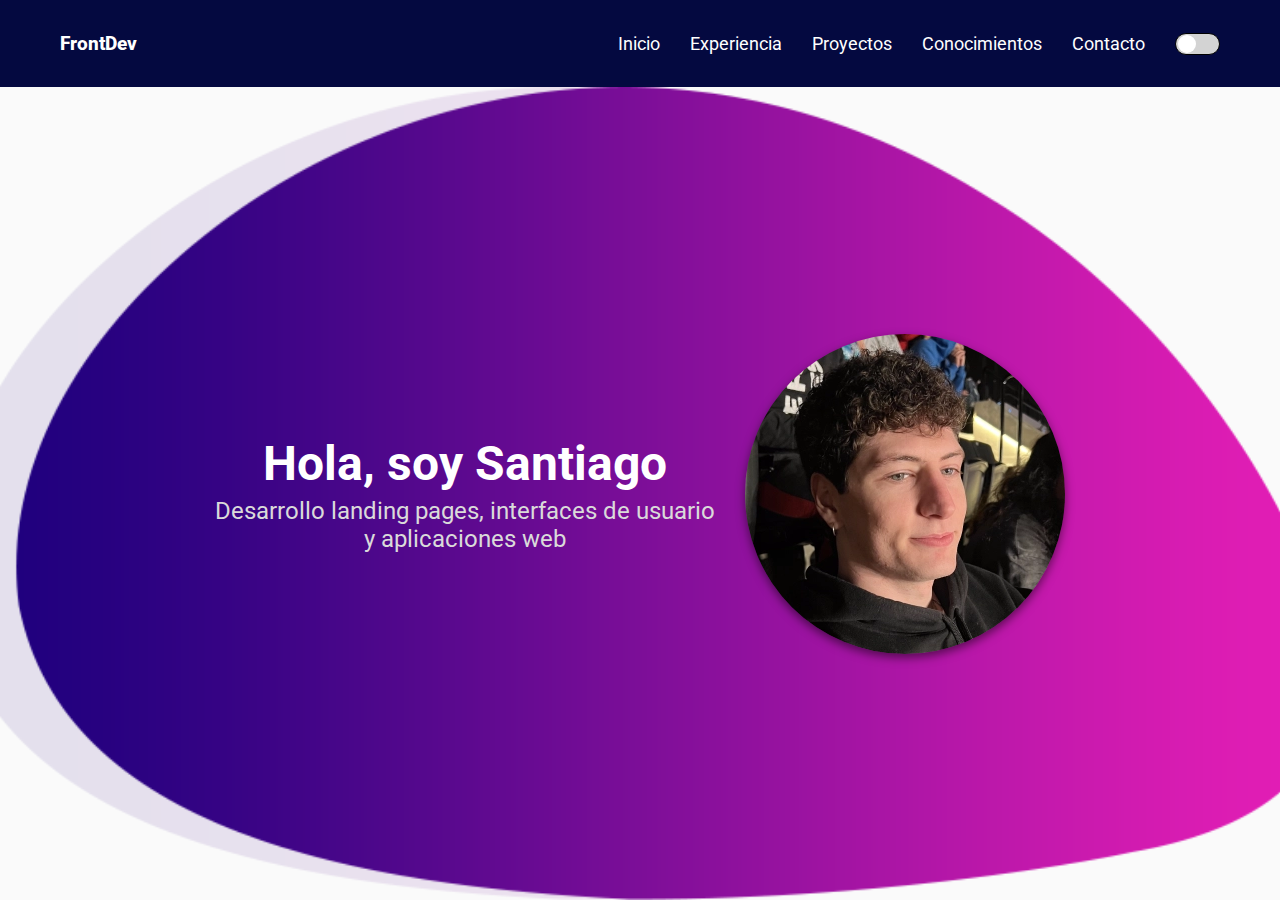
<file: index.html>
<!DOCTYPE html>
<html lang="en">

<head>
    <meta charset="UTF-8">
    <meta name="viewport" content="width=device-width, initial-scale=1.0">
    <link rel="icon" href="./images/favicon.png" type="image/png">
    <link rel="stylesheet" href="https://cdn.jsdelivr.net/npm/bootstrap-icons@1.10.3/font/bootstrap-icons.css">
    <link rel="stylesheet" href="styles/styles.css">
    <link rel="preconnect" href="https://fonts.googleapis.com">
    <link rel="preconnect" href="https://fonts.gstatic.com" crossorigin>
    <link href="https://fonts.googleapis.com/css2?family=Roboto:ital,wght@0,100;0,300;0,400;0,500;0,700;0,900;1,100;1,300;1,400;1,500;1,700;1,900&display=swap" rel="stylesheet">
    <title>Portolio - Inicio</title>
</head>

<body>
    <header>
        <div class="nav_container">
            <a class="nav_title" href="/">FrontDev</a>
            <button id="abrir" class="abrir-menu"><i class="bi bi-list"></i></button>
            <nav class="nav" id="nav">
                <button class="cerrar-menu" id="cerrar"><i class="bi bi-x"></i></button>
                <ul class="nav-list">
                    <li><a href="/">Inicio</a></li>
                    <li><a href="/experience.html">Experiencia</a></li>
                    <li><a href="/work.html">Proyectos</a></li>
                    <li><a href="/skills.html">Conocimientos</a></li>
                    <li><a href="/contact.html">Contacto</a></li>
                </ul>
                <button class="theme-toggle" id="theme-toggle">
                    <span></span>
                </button>
            </nav>
        </div>
    </header>
    <main class="main_container background1">
        <div class="bio">
            <h1>Hola, soy Santiago</h1>
            <p>Desarrollo landing pages, interfaces de usuario y aplicaciones web</p>
        </div>
        <img class="face_image" src="./images/face.webp" alt="foto de Santiago">
    </main>

    <script src="javascript/main.js"></script>
</body>

</html>
</file>
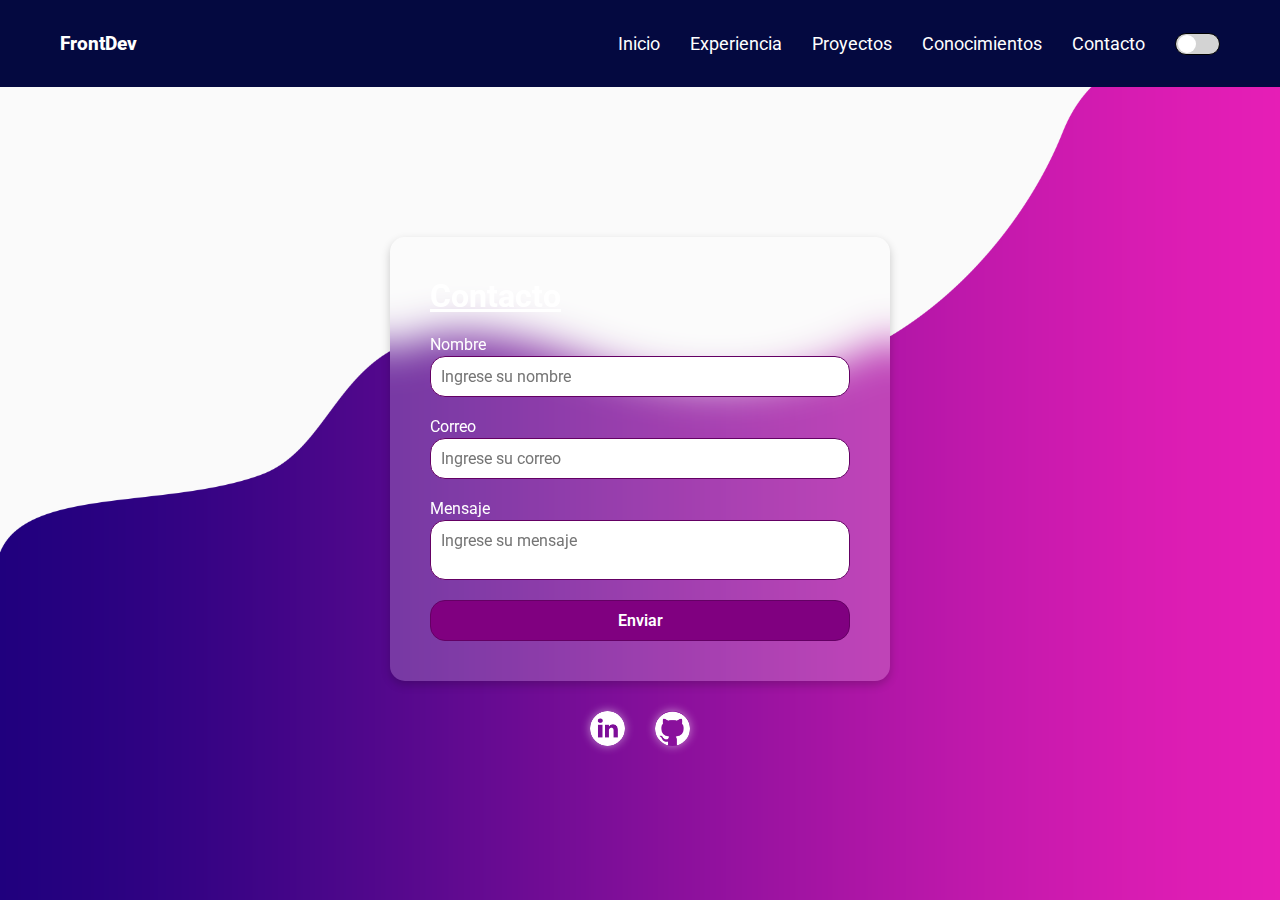
<file: contact.html>
<!DOCTYPE html>
<html lang="en">

<head>
    <meta charset="UTF-8">
    <meta name="viewport" content="width=device-width, initial-scale=1.0">
    <link rel="icon" href="./images/favicon.png" type="image/png">
    <link rel="stylesheet" href="https://cdn.jsdelivr.net/npm/bootstrap-icons@1.10.3/font/bootstrap-icons.css">
    <link rel="stylesheet" href="styles/styles.css">
    <link rel="preconnect" href="https://fonts.googleapis.com">
    <link rel="preconnect" href="https://fonts.gstatic.com" crossorigin>
    <link href="https://fonts.googleapis.com/css2?family=Roboto:ital,wght@0,100;0,300;0,400;0,500;0,700;0,900;1,100;1,300;1,400;1,500;1,700;1,900&display=swap" rel="stylesheet">
    <title>Portolio - Contacto</title>
</head>

<body>
    <header>
        <div class="nav_container">
            <a class="nav_title" href="/">FrontDev</a>
            <button id="abrir" class="abrir-menu"><i class="bi bi-list"></i></button>
            <nav class="nav" id="nav">
                <button class="cerrar-menu" id="cerrar"><i class="bi bi-x"></i></button>
                <ul class="nav-list">
                    <li><a href="/">Inicio</a></li>
                    <li><a href="/experience.html">Experiencia</a></li>
                    <li><a href="/work.html">Proyectos</a></li>
                    <li><a href="/skills.html">Conocimientos</a></li>
                    <li><a href="/contact.html">Contacto</a></li>
                </ul>
                <button class="theme-toggle" id="theme-toggle">
                    <span></span>
                </button>
            </nav>
        </div>
    </header>
    <section class="section_container background2">
        <div class="form_container">
            <h2>Contacto</h2>
            <form class="form" action="https://formspree.io/f/mjkblrgv" method="POST">
                <label for="name">Nombre</label>
                <input type="text" id="name" name="name" placeholder="Ingrese su nombre" required>

                <label for="email">Correo</label>
                <input type="email" id="email" name="email" placeholder="Ingrese su correo" required>

                <label for="message">Mensaje</label>
                <textarea id="message" name="message" placeholder="Ingrese su mensaje" required></textarea>

                <button type="submit">Enviar</button>
            </form>

        </div>
        <div class="social_container">
            <a href="https://www.linkedin.com/in/santiago-combina" rel="noreferrer" target="_blank">
                <img width="35px" src="images/linkedin.png" alt="Linkedin">
            </a>
            <a href="https://github.com/SantiCombina" rel="noreferrer" target="_blank">
                <img width="35px" src="images/github.png" alt="Github">
            </a>
        </div>
    </section>

    <script src="javascript/main.js"></script>
</body>

</html>
</file>
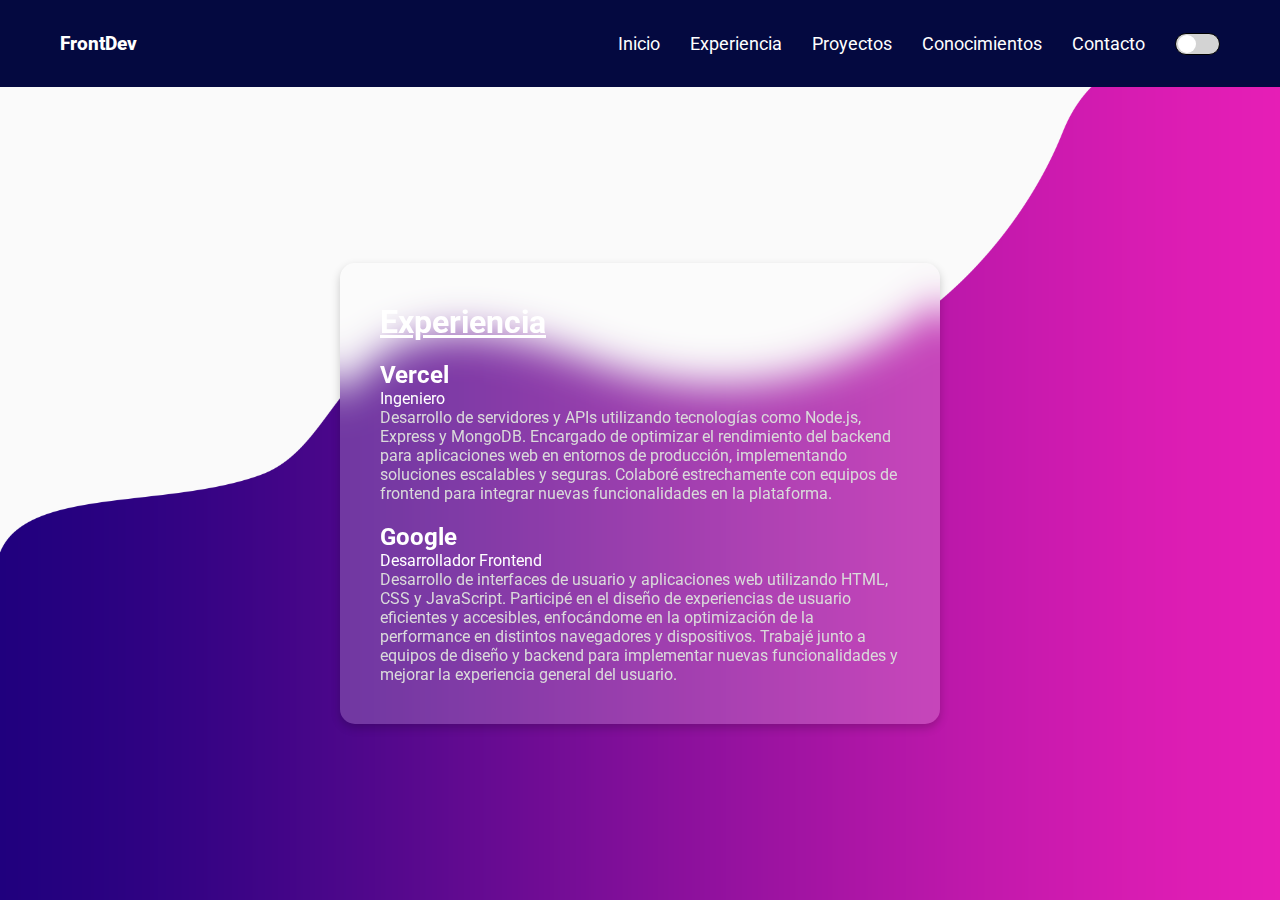
<file: experience.html>
<!DOCTYPE html>
<html lang="en">

<head>
    <meta charset="UTF-8">
    <meta name="viewport" content="width=device-width, initial-scale=1.0">
    <link rel="icon" href="./images/favicon.png" type="image/png">
    <link rel="stylesheet" href="https://cdn.jsdelivr.net/npm/bootstrap-icons@1.10.3/font/bootstrap-icons.css">
    <link rel="stylesheet" href="styles/styles.css">
    <link rel="preconnect" href="https://fonts.googleapis.com">
    <link rel="preconnect" href="https://fonts.gstatic.com" crossorigin>
    <link href="https://fonts.googleapis.com/css2?family=Roboto:ital,wght@0,100;0,300;0,400;0,500;0,700;0,900;1,100;1,300;1,400;1,500;1,700;1,900&display=swap" rel="stylesheet">
    <title>Portolio - Experiencia</title>
</head>

<body>
    <header>
        <div class="nav_container">
            <a class="nav_title" href="/">FrontDev</a>
            <button id="abrir" class="abrir-menu"><i class="bi bi-list"></i></button>
            <nav class="nav" id="nav">
                <button class="cerrar-menu" id="cerrar"><i class="bi bi-x"></i></button>
                <ul class="nav-list">
                    <li><a href="/">Inicio</a></li>
                    <li><a href="/experience.html">Experiencia</a></li>
                    <li><a href="/work.html">Proyectos</a></li>
                    <li><a href="/skills.html">Conocimientos</a></li>
                    <li><a href="/contact.html">Contacto</a></li>
                </ul>
                <button class="theme-toggle" id="theme-toggle">
                    <span></span>
                </button>
            </nav>
        </div>
    </header>
    <section class="section_container background2">
        <div class="experience_container">
            <h2>Experiencia</h2>
            <div>
                <h3>Vercel</h3>
                <span>Ingeniero</span>
                <p>Desarrollo de servidores y APIs utilizando tecnologías como Node.js, Express y MongoDB. Encargado de
                    optimizar el rendimiento del backend para aplicaciones web en entornos de producción, implementando
                    soluciones escalables y seguras. Colaboré estrechamente con equipos de frontend para integrar nuevas
                    funcionalidades en la plataforma.</p>
            </div>
            <div>
                <h3>Google</h3>
                <span>Desarrollador Frontend</span>
                <p>Desarrollo de interfaces de usuario y aplicaciones web utilizando HTML, CSS y JavaScript. Participé
                    en el diseño de experiencias de usuario eficientes y accesibles, enfocándome en la optimización de
                    la performance en distintos navegadores y dispositivos. Trabajé junto a equipos de diseño y backend
                    para implementar nuevas funcionalidades y mejorar la experiencia general del usuario.</p>
            </div>
        </div>
    </section>

    <script src="javascript/main.js"></script>
</body>

</html>
</file>
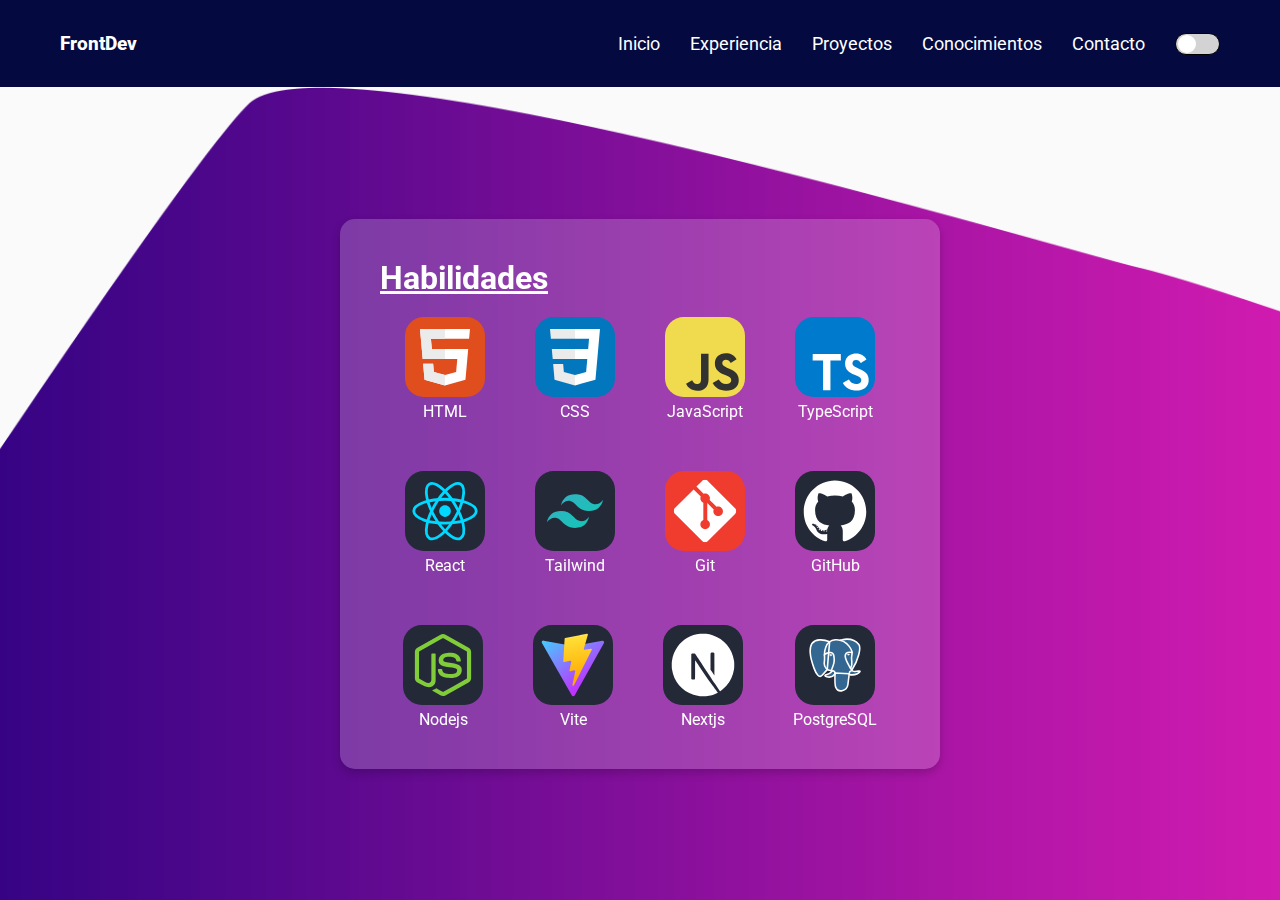
<file: skills.html>
<!DOCTYPE html>
<html lang="en">

<head>
    <meta charset="UTF-8">
    <meta name="viewport" content="width=device-width, initial-scale=1.0">
    <link rel="icon" href="./images/favicon.png" type="image/png">
    <link rel="stylesheet" href="https://cdn.jsdelivr.net/npm/bootstrap-icons@1.10.3/font/bootstrap-icons.css">
    <link rel="stylesheet" href="styles/styles.css">
    <link rel="preconnect" href="https://fonts.googleapis.com">
    <link rel="preconnect" href="https://fonts.gstatic.com" crossorigin>
    <link href="https://fonts.googleapis.com/css2?family=Roboto:ital,wght@0,100;0,300;0,400;0,500;0,700;0,900;1,100;1,300;1,400;1,500;1,700;1,900&display=swap" rel="stylesheet">
    <title>Portolio - Conocimientos</title>
</head>

<body>
    <header>
        <div class="nav_container">
            <a class="nav_title" href="/">FrontDev</a>
            <button id="abrir" class="abrir-menu"><i class="bi bi-list"></i></button>
            <nav class="nav" id="nav">
                <button class="cerrar-menu" id="cerrar"><i class="bi bi-x"></i></button>
                <ul class="nav-list">
                    <li><a href="/">Inicio</a></li>
                    <li><a href="/experience.html">Experiencia</a></li>
                    <li><a href="/work.html">Proyectos</a></li>
                    <li><a href="/skills.html">Conocimientos</a></li>
                    <li><a href="/contact.html">Contacto</a></li>
                </ul>
                <button class="theme-toggle" id="theme-toggle">
                    <span></span>
                </button>
            </nav>
        </div>
    </header>
    <section class="section_container background3">
        <div class="skills_container">
            <h2>Habilidades</h2>
            <ul class="skills_list">
                <li class="skill_card">
                    <img width="80" height="80" src="./images/icons/html.svg" alt="">
                    HTML
                </li>
                <li class="skill_card">
                    <img width="80" height="80" src="images/icons/css.svg" alt="">
                    CSS
                </li>
                <li class="skill_card">
                    <img width="80" height="80" src="./images/icons/javascript.svg" alt="">
                    JavaScript
                </li>
                <li class="skill_card">
                    <img width="80" height="80" src="./images/icons/typescript.svg" alt="">
                    TypeScript
                </li>
                <li class="skill_card">
                    <img width="80" height="80" src="./images/icons/react.svg" alt="">
                    React
                </li>
                <li class="skill_card">
                    <img width="80" height="80" src="./images/icons/tailwind.svg" alt="">
                    Tailwind
                </li>
                <li class="skill_card">
                    <img width="80" height="80" src="./images/icons/git.svg" alt="">
                    Git
                </li>
                <li class="skill_card">
                    <img width="80" height="80" src="./images/icons/github.svg" alt="">
                    GitHub
                </li>
                <li class="skill_card">
                    <img width="80" height="80" src="./images/icons/nodejs.svg" alt="">
                    Nodejs
                </li>
                <li class="skill_card">
                    <img width="80" height="80" src="./images/icons/vite.svg" alt="">
                    Vite
                </li>
                <li class="skill_card">
                    <img width="80" height="80" src="./images/icons/nextjs.svg" alt="">
                    Nextjs
                </li>
                <li class="skill_card">
                    <img width="80" height="80" src="./images/icons/postgresql.svg" alt="">
                    PostgreSQL
                </li>
            </ul>
        </div>

    </section>

    <script src="javascript/main.js"></script>
</body>

</html>
</file>
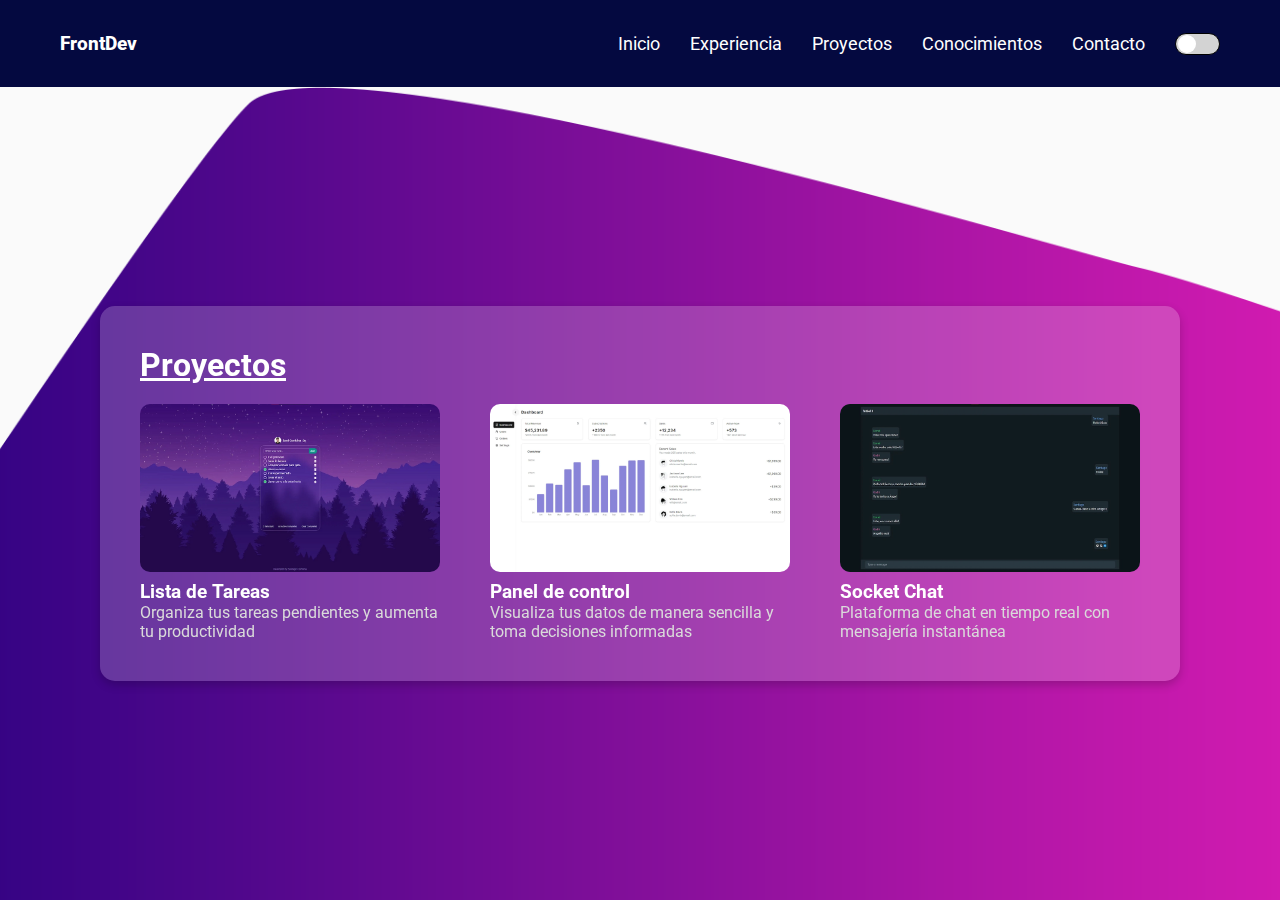
<file: work.html>
<!DOCTYPE html>
<html lang="en">

<head>
    <meta charset="UTF-8">
    <meta name="viewport" content="width=device-width, initial-scale=1.0">
    <link rel="icon" href="./images/favicon.png" type="image/png">
    <link rel="stylesheet" href="https://cdn.jsdelivr.net/npm/bootstrap-icons@1.10.3/font/bootstrap-icons.css">
    <link rel="stylesheet" href="styles/styles.css">
    <link rel="preconnect" href="https://fonts.googleapis.com">
    <link rel="preconnect" href="https://fonts.gstatic.com" crossorigin>
    <link href="https://fonts.googleapis.com/css2?family=Roboto:ital,wght@0,100;0,300;0,400;0,500;0,700;0,900;1,100;1,300;1,400;1,500;1,700;1,900&display=swap" rel="stylesheet">
    <title>Portolio - Trabajos</title>
</head>

<body>
    <header>
        <div class="nav_container">
            <a class="nav_title" href="/">FrontDev</a>
            <button id="abrir" class="abrir-menu"><i class="bi bi-list"></i></button>
            <nav class="nav" id="nav">
                <button class="cerrar-menu" id="cerrar"><i class="bi bi-x"></i></button>
                <ul class="nav-list">
                    <li><a href="/">Inicio</a></li>
                    <li><a href="/experience.html">Experiencia</a></li>
                    <li><a href="/work.html">Proyectos</a></li>
                    <li><a href="/skills.html">Conocimientos</a></li>
                    <li><a href="/contact.html">Contacto</a></li>
                </ul>
                <button class="theme-toggle" id="theme-toggle">
                    <span></span>
                </button>
            </nav>
        </div>
    </header>
    <section class="section_container background3">
        <div class="project_container">
            <h2>Proyectos</h2>
            <div class="cards_container">
                <div class="project_card">
                    <a rel="noreferrer" target="_blank" href="https://todo-list-umber-three.vercel.app/">
                        <img width="300" src="./images/todo-project.webp" alt="Proyecto lista de tareas">
                    </a>
                    <h3>Lista de Tareas</h3>
                    <p>Organiza tus tareas pendientes y aumenta tu productividad</p>
                </div>
                <div class="project_card">
                    <a rel="noreferrer" target="_blank" href="https://dashboard-payload.vercel.app/">
                        <img width="300" src="./images/dashboard-project.webp" alt="Proyecto panel de control">
                    </a>
                    <h3>Panel de control</h3>
                    <p>
                        Visualiza tus datos de manera sencilla y toma decisiones informadas
                    </p>
                </div>
                <div class="project_card">
                    <a rel="noreferrer" target="_blank" href="https://socket-chat-production-6d06.up.railway.app/">
                        <img width="300" src="./images/chat-project.webp" alt="Proyecto chat con socket.io">
                    </a>
                    <h3>Socket Chat</h3>
                    <p>Plataforma de chat en tiempo real con mensajería instantánea</p>
                </div>
            </div>
        </div>

    </section>

    <script src="javascript/main.js"></script>
</body>

</html>
</file>
<file: styles/styles.css>
* {
  margin: 0;
  padding: 0;
}
*,
*::before,
*::after {
  box-sizing: border-box;
}

body {
  min-height: 100dvh;
}
input,
button,
textarea,
select {
  font: inherit;
}

p {
  text-wrap: pretty;
}
h1,
h2,
h3,
h4,
h5,
h6 {
  text-wrap: balance;
}

img,
video,
svg {
  height: auto;
  max-width: 100%;
}

ul,
ol {
  list-style: none;
}
a {
  text-decoration: none;
  color: white;
}

button {
  cursor: pointer;
  border-radius: 15px;
  border: 1px solid black;
  transition: all 0.3s ease-in-out;
}

button:active {
  filter: brightness(90%);
}

body {
  font-family: "Roboto", sans-serif;
  font-size: 16px;
  transition: background-color 0.3s, color 0.3s;
  background-color: #fafafa;
  color: white;
}

body.dark-mode {
  background-color: #040940;
}

body.dark-mode header {
  background-color: #fafafa;
  color: black;
}

body.dark-mode a {
  color: black;
}

body.dark-mode .nav.nav.visible {
  background-color: #040940;
  color: white;
}

body.dark-mode .nav.visible a {
  color: white;
}

body.dark-mode .abrir-menu {
  color: black;
}

body.dark-mode .cerrar-menu {
  color: white;
}

.background1 {
  background-image: url("../images/background1.png");
  background-position: center;
  background-repeat: no-repeat;
  background-size: cover;
}

.background2 {
  background-image: url("../images/background2.png");
  background-position: center;
  background-repeat: no-repeat;
  background-size: cover;
}

.background3 {
  background-image: url("../images/background3.png");
  background-position: bottom;
  background-repeat: no-repeat;
  background-size: cover;
}

main {
  padding-inline: 60px;
  display: flex;
  align-items: center;
  justify-content: center;
  min-height: calc(100dvh - 87px);
  gap: 15px;
}

header {
  display: flex;
  align-items: center;
  justify-content: center;
  background-color: #040940;
  color: white;
  height: 87px;
}

nav {
  display: flex;
  align-items: center;
  gap: 30px;
}

.theme-toggle {
  width: 45px;
  height: 22px;
  display: flex;
  align-items: center;
  padding: 2px;
  background-color: lightgray;
}

.theme-toggle.light {
  justify-content: start;
}

.theme-toggle.dark {
  justify-content: end;
}

.theme-toggle.light span {
  background-color: white;
}

.theme-toggle.dark span {
  background-color: black;
}

.theme-toggle span {
  border-radius: 50%;
  display: inline-block;
  width: 18px;
  height: 18px;
}

.nav_container {
  max-width: 1440px;
  width: 100%;
  display: flex;
  justify-content: space-between;
  align-items: center;
  padding: 25px 60px;
}

.nav_title {
  font-weight: 800;
  font-size: 1.2rem;
}

.nav-list {
  display: flex;
  gap: 30px;
  font-size: 1.1rem;
}

.nav-list a:hover {
  text-decoration: underline;
}

.abrir-menu,
.cerrar-menu {
  display: none;
}

.abrir-menu {
  color: white;
}

@media screen and (max-width: 1024px) {
  .abrir-menu,
  .cerrar-menu {
    display: block;
    border: 0;
    font-size: 2rem;
    background-color: transparent;
    cursor: pointer;
  }

  .nav {
    opacity: 0;
    visibility: hidden;
    display: flex;
    flex-direction: column;
    align-items: end;
    gap: 1rem;
    position: absolute;
    top: 0;
    right: 0;
    bottom: 0;
    background-color: #fafafa;
    padding: 2rem;
    box-shadow: 0 0 0 100vmax rgba(0, 0, 0, 0.5);
  }

  .nav.visible {
    z-index: 1;
    opacity: 1;
    visibility: visible;
    display: flex;
    flex-direction: column;
    align-items: end;
    gap: 2rem;
  }

  .nav-list {
    flex-direction: column;
    align-items: end;
    gap: 1.2rem;
  }

  .nav-list a {
    color: black;
  }

  .nav-list a:hover {
    text-decoration: underline;
  }
}

.face_image {
  border-radius: 100%;
  box-shadow: 0 4px 10px rgba(0, 0, 0, 0.5);
}

.bio {
  text-align: center;
  max-width: 500px;
  color: white;
}

.bio h1 {
  font-size: 3rem;
  margin-bottom: 5px;
}

.bio p {
  font-size: 1.5rem;
  color: #dadada;
}

.main_container {
  display: flex;
  align-items: center;
  gap: 30px;
}

@media screen and (max-width: 1024px) {
  .main_container {
    flex-direction: column;
  }
}

.section_container {
  min-height: calc(100dvh - 87px);
  display: flex;
  flex-direction: column;
  justify-content: center;
  align-items: center;
  gap: 30px;
  padding: 100px 60px;
}

.section_container h2 {
  font-size: 2rem;
  text-decoration: underline;
}

.experience_container {
  backdrop-filter: blur(20px);
  background-color: rgba(255, 255, 255, 0.2);
  box-shadow: 0 4px 10px rgba(0, 0, 0, 0.2);
  border-radius: 15px;
  display: flex;
  flex-direction: column;
  gap: 20px;
  padding: 40px;
  max-width: 600px;
}

.experience_container h3 {
  font-size: 1.5rem;
}

.experience_container p {
  color: #dadada;
}

.project_container {
  backdrop-filter: blur(20px);
  background-color: rgba(255, 255, 255, 0.2);
  box-shadow: 0 4px 10px rgba(0, 0, 0, 0.2);
  border-radius: 15px;
  display: flex;
  flex-direction: column;
  gap: 20px;
  padding: 40px;
}

.cards_container {
  display: flex;
  flex-wrap: wrap;
  justify-content: center;
  gap: 50px;
}

.project_card {
  border-radius: 8px;
  max-width: 300px;
  transition: transform 0.3s ease;
}

.project_card img {
  max-width: 100%;
  border-radius: 10px;
  margin-bottom: 5px;
}

.project_card p {
  color: #dadada;
}

.project_card:hover {
  transform: translateY(-5px);
}

.skills_container {
  backdrop-filter: blur(20px);
  background-color: rgba(255, 255, 255, 0.2);
  box-shadow: 0 4px 10px rgba(0, 0, 0, 0.2);
  border-radius: 15px;
  display: flex;
  flex-direction: column;
  gap: 20px;
  max-width: 600px;
  width: 100%;
  padding: 40px;
}

.skills_list {
  display: flex;
  flex-wrap: wrap;
  justify-content: center;
  gap: 50px;
}

.skill_card {
  display: flex;
  flex-direction: column;
  align-items: center;
  gap: 5px;
}

.form_container {
  backdrop-filter: blur(20px);
  background-color: rgba(255, 255, 255, 0.2);
  box-shadow: 0 4px 10px rgba(0, 0, 0, 0.2);
  border-radius: 15px;
  display: flex;
  flex-direction: column;
  gap: 20px;
  max-width: 500px;
  width: 100%;
  padding: 40px;
}

.form {
  display: flex;
  flex-direction: column;
  align-items: start;
  gap: 20px;
}

.form input,
.form textarea {
  padding: 10px;
  border-radius: 15px;
  border: 1px solid rgb(100, 0, 100);
  width: 100%;
  resize: none;
  outline: none;
  margin-top: -18px;
}

.form button {
  background-color: purple;
  color: white;
  border: 1px solid rgb(100, 0, 100);
  padding: 10px;
  width: 100%;
  font-weight: 600;
}

.form button:hover {
  background-color: rgb(100, 0, 100);
}

.social_container {
  display: flex;
  justify-content: center;
  gap: 30px;
}

.social_container img {
  width: 35px;
  height: 35px;
  border-radius: 100%;
  box-shadow: 0 0 10px rgba(0, 0, 0, 0.5);
  filter: invert(100%);
  transition: all 0.3s ease-in-out;
}

.social_container img:hover {
  transform: scale(1.2);
}

.social_container img:active {
  transform: scale(1.1);
  filter: invert(100%) brightness(75%);
}
</file>
